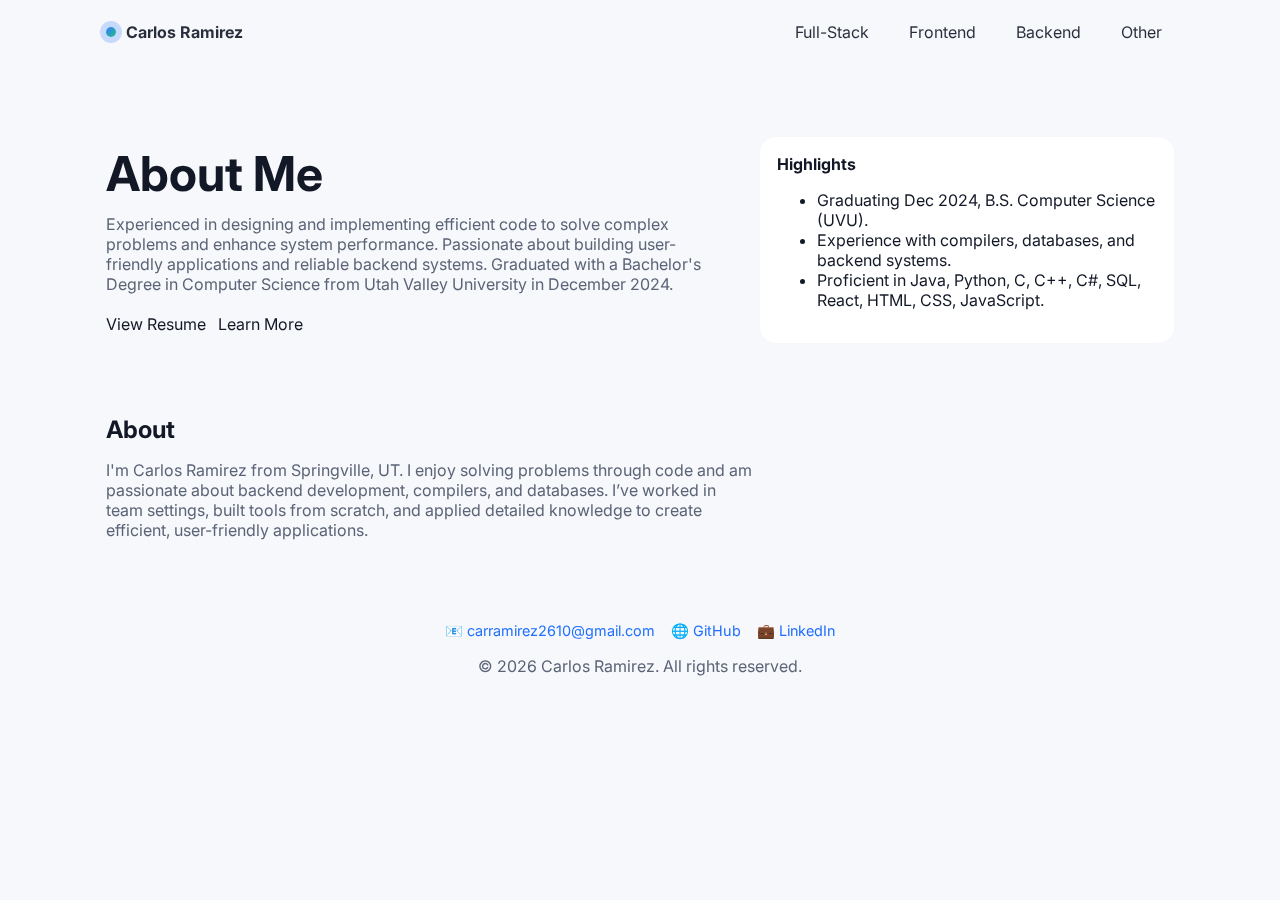
<file: index.html>
<!-- index.html -->
<!doctype html>
<html lang="en">
<head>
  <meta charset="utf-8" />
  <meta name="viewport" content="width=device-width, initial-scale=1" />
  <title>Carlos Ramirez - Portfolio</title>
  <meta name="description" content="Portfolio of Carlos Ramirez: backend developer and computer science graduate." />
  <link rel="preconnect" href="https://fonts.googleapis.com">
  <link rel="preconnect" href="https://fonts.gstatic.com" crossorigin>
  <link href="https://fonts.googleapis.com/css2?family=Inter:wght@400;600;700&display=swap" rel="stylesheet">
  <link rel="stylesheet" href="stylesheets/style.css">
</head>
<body>
  <!-- add header/nav via javascript html injection -->
  <header id="header"></header>

  <main id="top" class="container">
    <!-- Hero -->
    <section class="hero">
      <div class="hero-grid">
        <div>
          <h1 class="title">About Me</h1>
          <p class="subtitle">Experienced in designing and implementing efficient code to solve complex problems and enhance system performance. Passionate about building user-friendly applications and reliable backend systems. Graduated with a Bachelor's Degree in Computer Science from Utah Valley University in December 2024.</p>
          <div class="cta">
            <a class="button" href="resources/documents/Carlos_Ramirez_Resume_General.pdf" target="_blank" rel="noopener">View Resume</a>
            <a class="button secondary" href="#about">Learn More</a>
          </div>
        </div>
        <div>
          <div class="card">
            <strong>Highlights</strong>
            <ul>
              <li>Graduating Dec 2024, B.S. Computer Science (UVU).</li>
              <li>Experience with compilers, databases, and backend systems.</li>
              <li>Proficient in Java, Python, C, C++, C#, SQL, React, HTML, CSS, JavaScript.</li>
            </ul>
          </div>
        </div>
      </div>
    </section>

    <!-- About -->
    <section id="about">
      <h2>About</h2>
      <p class="lead">I'm Carlos Ramirez from Springville, UT. I enjoy solving problems through code and am passionate about backend development, compilers, and databases. I’ve worked in team settings, built tools from scratch, and applied detailed knowledge to create efficient, user-friendly applications.</p>
    </section>

  </main>

  <!-- add footer via javascript html injection -->
<footer id="footer"></footer>
    <script src="scripts/root_header_footer_injection.js"></script>
</body>
</html>
</file>
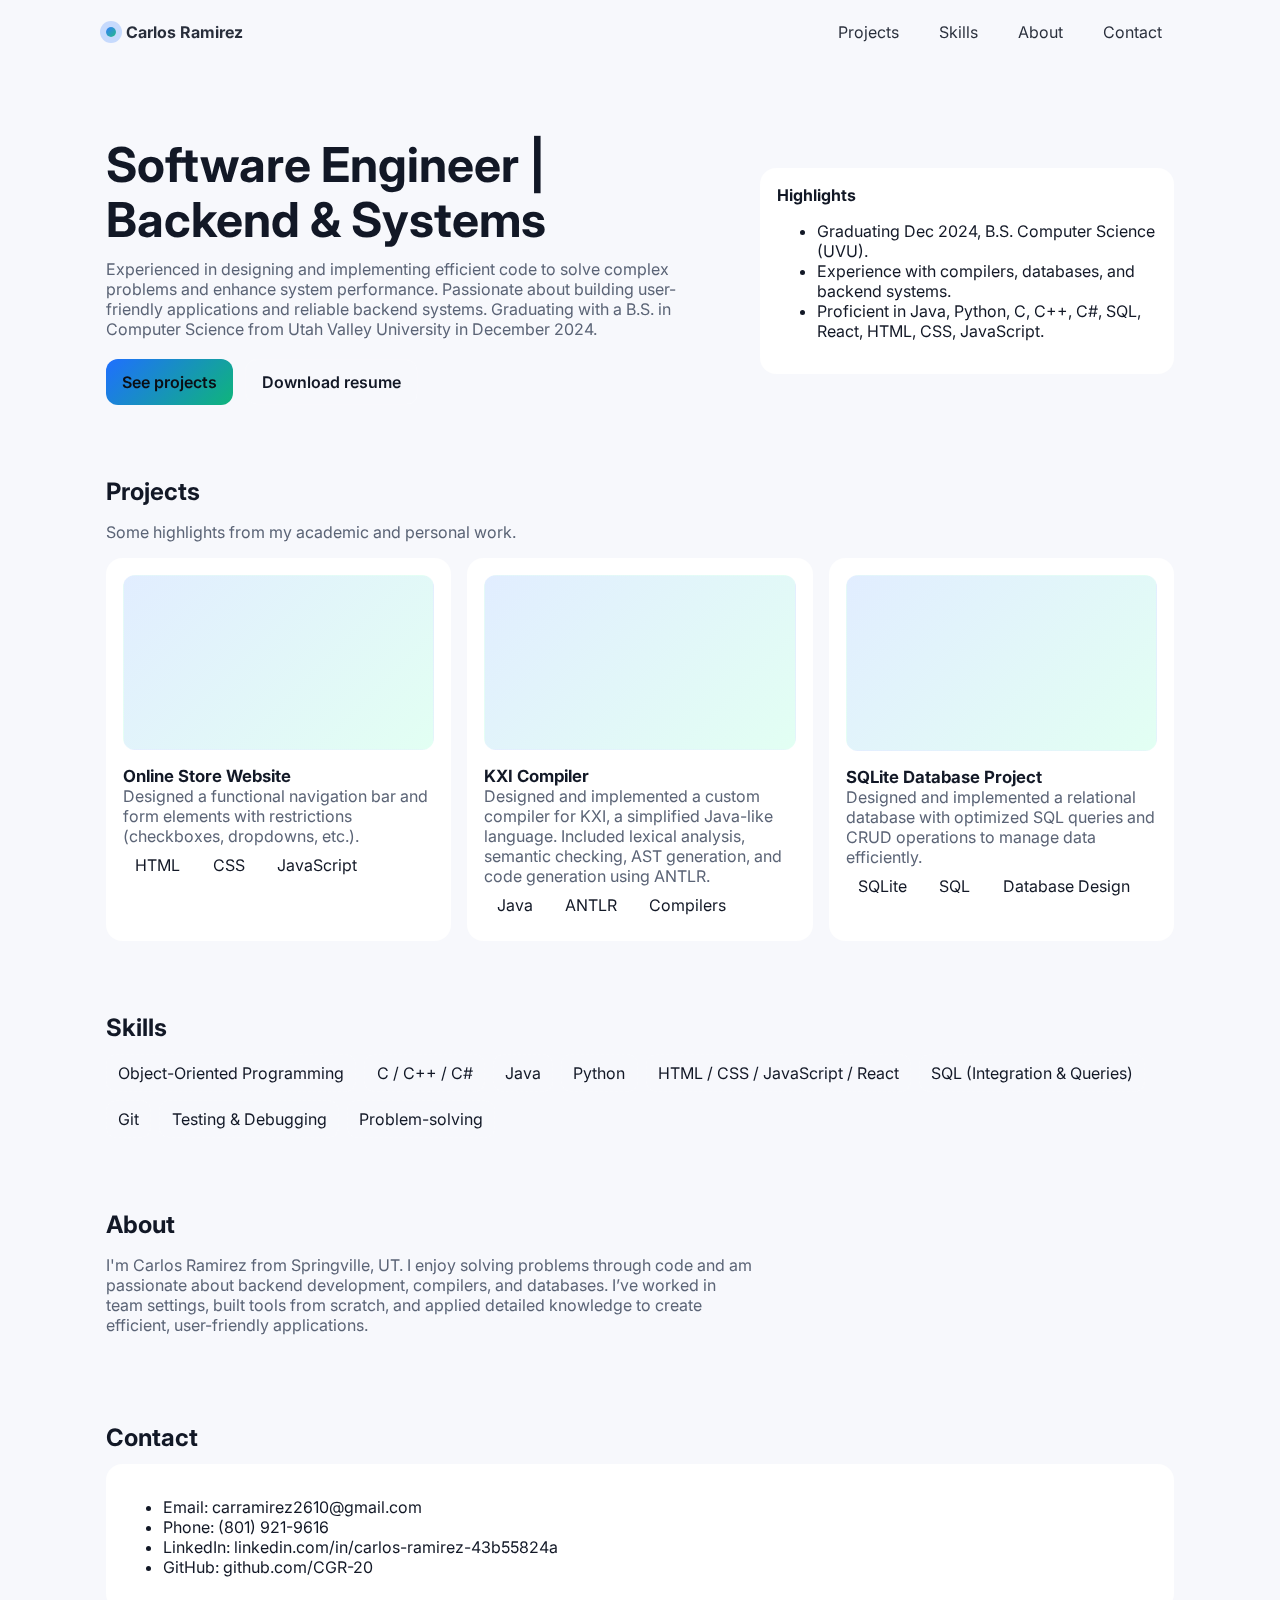
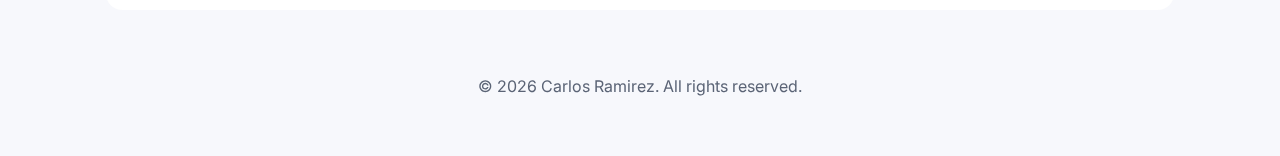
<file: index copy.html>
<!-- index.html -->
<!doctype html>
<html lang="en">
<head>
  <meta charset="utf-8" />
  <meta name="viewport" content="width=device-width, initial-scale=1" />
  <title>Carlos Ramirez Portfolio</title>
  <meta name="description" content="Portfolio of Carlos Ramirez: projects, skills, and contact information." />
  <link rel="preconnect" href="https://fonts.googleapis.com">
  <link rel="preconnect" href="https://fonts.gstatic.com" crossorigin>
  <link href="https://fonts.googleapis.com/css2?family=Inter:wght@400;600;700&display=swap" rel="stylesheet">
  <link rel="stylesheet" href="stylesheets/style.css">
</head>
<body>
  <header>
    <div class="container nav">
      <a class="brand" href="#top"><span class="dot"></span> <span>Carlos Ramirez</span></a>
      <nav class="links" aria-label="Primary">
        <a href="#projects">Projects</a>
        <a href="#skills">Skills</a>
        <a href="#about">About</a>
        <a href="#contact">Contact</a>
      </nav>
    </div>
  </header>

  <main id="top" class="container">
    <!-- Hero -->
    <section class="hero">
      <div class="hero-grid">
        <div>
          <h1 class="title">Software Engineer | Backend & Systems</h1>
          <p class="subtitle">Experienced in designing and implementing efficient code to solve complex problems and enhance system performance. Passionate about building user-friendly applications and reliable backend systems. Graduating with a B.S. in Computer Science from Utah Valley University in December 2024.</p>
          <div class="cta">
            <a class="btn primary" href="#projects">See projects</a>
            <a class="btn" href="Carlos_Ramirez_Resume_2025.pdf" target="_blank" rel="noopener">Download resume</a>
          </div>
        </div>
        <div>
          <div class="card">
            <strong>Highlights</strong>
            <ul>
              <li>Graduating Dec 2024, B.S. Computer Science (UVU).</li>
              <li>Experience with compilers, databases, and backend systems.</li>
              <li>Proficient in Java, Python, C, C++, C#, SQL, React, HTML, CSS, JavaScript.</li>
            </ul>
          </div>
        </div>
      </div>
    </section>

    <!-- Projects -->
    <section id="projects">
      <h2>Projects</h2>
      <p class="lead">Some highlights from my academic and personal work.</p>
      <div class="grid">
        <article class="project card">
          <div class="thumb"></div>
          <div>
            <h3>Online Store Website</h3>
            <p>Designed a functional navigation bar and form elements with restrictions (checkboxes, dropdowns, etc.).</p>
            <div class="skills"><span class="chip">HTML</span><span class="chip">CSS</span><span class="chip">JavaScript</span></div>
          </div>
        </article>
        <article class="project card">
          <div class="thumb"></div>
          <div>
            <h3>KXI Compiler</h3>
            <p>Designed and implemented a custom compiler for KXI, a simplified Java-like language. Included lexical analysis, semantic checking, AST generation, and code generation using ANTLR.</p>
            <div class="skills"><span class="chip">Java</span><span class="chip">ANTLR</span><span class="chip">Compilers</span></div>
          </div>
        </article>
        <article class="project card">
          <div class="thumb"></div>
          <div>
            <h3>SQLite Database Project</h3>
            <p>Designed and implemented a relational database with optimized SQL queries and CRUD operations to manage data efficiently.</p>
            <div class="skills"><span class="chip">SQLite</span><span class="chip">SQL</span><span class="chip">Database Design</span></div>
          </div>
        </article>
      </div>
    </section>

    <!-- Skills -->
    <section id="skills">
      <h2>Skills</h2>
      <div class="skills">
        <span class="chip">Object-Oriented Programming</span>
        <span class="chip">C / C++ / C#</span>
        <span class="chip">Java</span>
        <span class="chip">Python</span>
        <span class="chip">HTML / CSS / JavaScript / React</span>
        <span class="chip">SQL (Integration & Queries)</span>
        <span class="chip">Git</span>
        <span class="chip">Testing & Debugging</span>
        <span class="chip">Problem-solving</span>
      </div>
    </section>

    <!-- About -->
    <section id="about">
      <h2>About</h2>
      <p class="lead">I'm Carlos Ramirez from Springville, UT. I enjoy solving problems through code and am passionate about backend development, compilers, and databases. I’ve worked in team settings, built tools from scratch, and applied detailed knowledge to create efficient, user-friendly applications.</p>
    </section>

    <!-- Contact -->
    <section id="contact">
      <h2>Contact</h2>
      <div class="card">
        <ul>
          <li>Email: <a href="mailto:carramirez2610@gmail.com">carramirez2610@gmail.com</a></li>
          <li>Phone: (801) 921-9616</li>
          <li>LinkedIn: <a href="https://www.linkedin.com/in/carlos-ramirez-43b55824a">linkedin.com/in/carlos-ramirez-43b55824a</a></li>
          <li>GitHub: <a href="https://github.com/CGR-20">github.com/CGR-20</a></li>
        </ul>
      </div>
    </section>
  </main>

  <footer>
    <div class="container">© <span id="year"></span> Carlos Ramirez. All rights reserved.</div>
  </footer>

  <script>
    document.getElementById('year').textContent = new Date().getFullYear();
  </script>
</body>
</html>
</file>
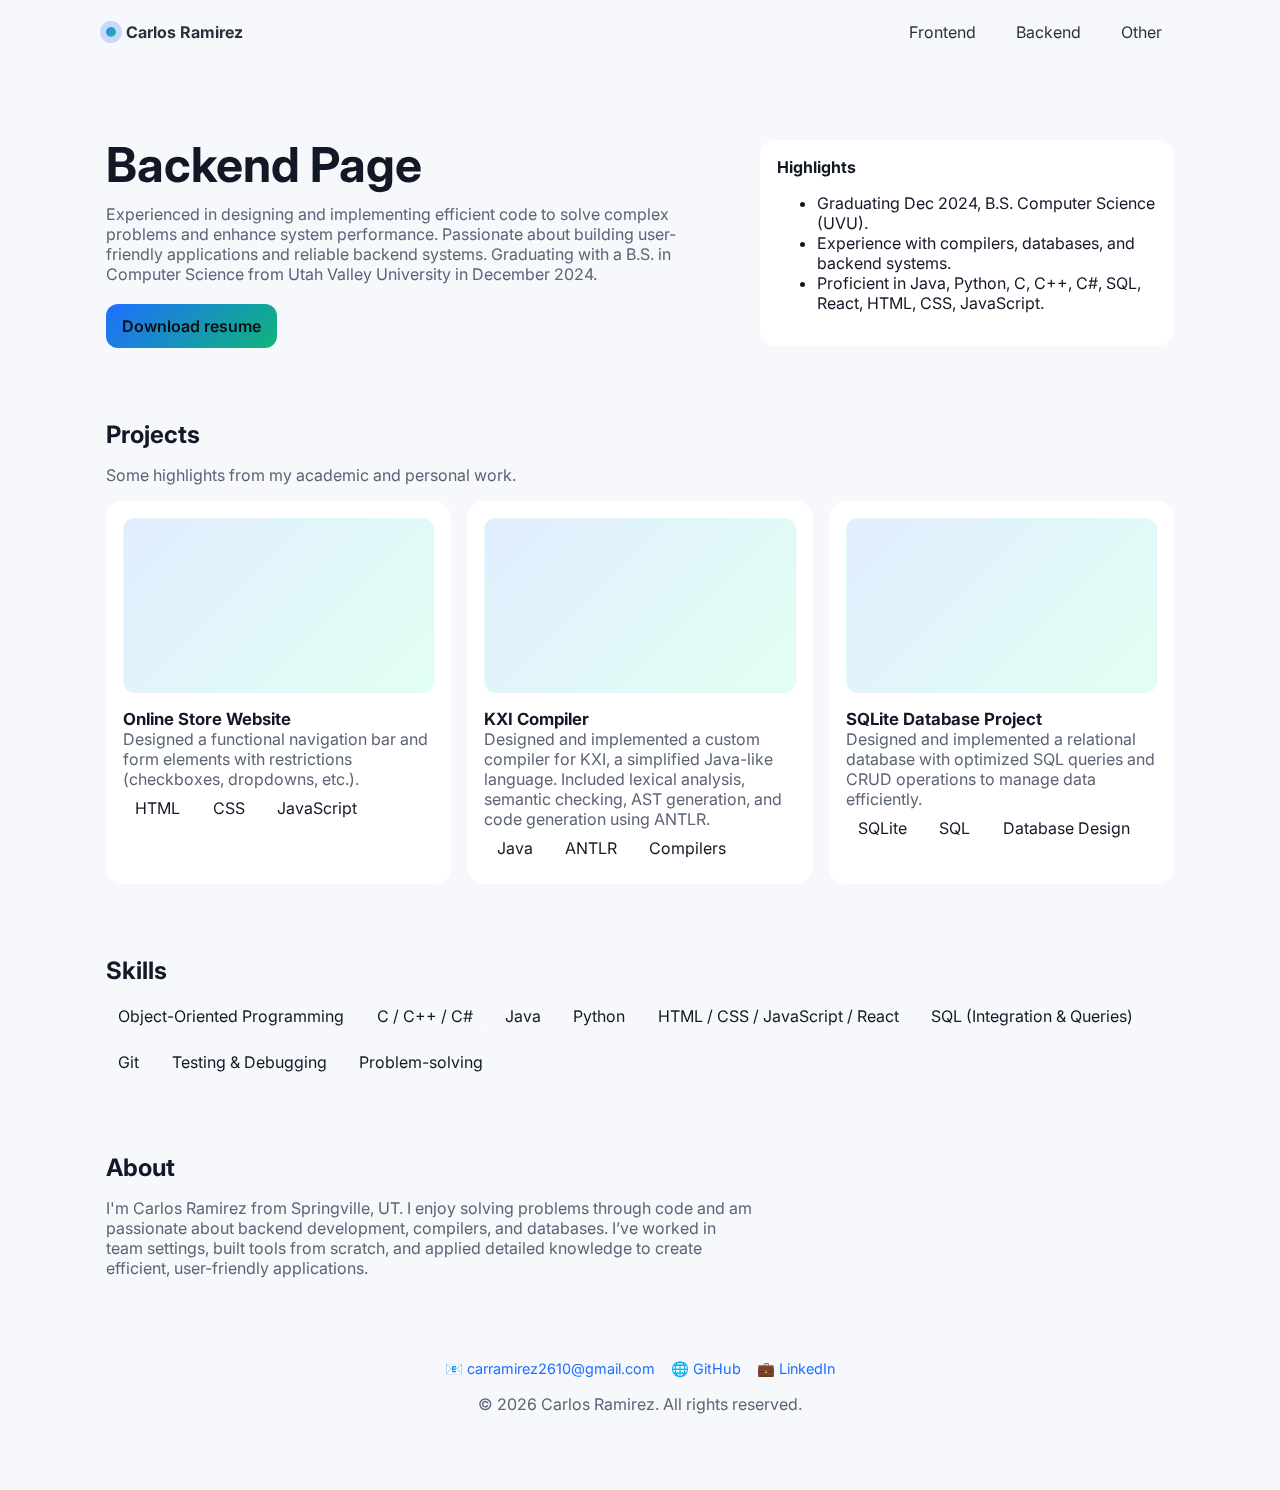
<file: pages/backend_info.html>
<!-- index.html -->
<!doctype html>
<html lang="en">
    <head>
    <meta charset="utf-8" />
    <meta name="viewport" content="width=device-width, initial-scale=1" />
    <title>Carlos Ramirez - Backend</title>
    <meta name="description" content="Projects and skills that relate to backend" />
    <link rel="preconnect" href="https://fonts.googleapis.com">
    <link rel="preconnect" href="https://fonts.gstatic.com" crossorigin>
    <link href="https://fonts.googleapis.com/css2?family=Inter:wght@400;600;700&display=swap" rel="stylesheet">
    <link rel="stylesheet" href="../stylesheets/style.css">
    </head>
    <body>
    <header id="header"></header>

    <main id="top" class="container">
        <!-- Hero -->
        <section class="hero">
        <div class="hero-grid">
            <div>
            <h1 class="title">Backend Page</h1>
            <p class="subtitle">Experienced in designing and implementing efficient code to solve complex problems and enhance system performance. Passionate about building user-friendly applications and reliable backend systems. Graduating with a B.S. in Computer Science from Utah Valley University in December 2024.</p>
            <div class="cta">
                <!--
                <a class="btn primary" href="#projects">See projects</a>
                -->
                <a class="btn primary" href="Carlos_Ramirez_Resume_2025.pdf" target="_blank" rel="noopener">Download resume</a>
            </div>
            </div>
            <div>
            <div class="card">
                <strong>Highlights</strong>
                <ul>
                <li>Graduating Dec 2024, B.S. Computer Science (UVU).</li>
                <li>Experience with compilers, databases, and backend systems.</li>
                <li>Proficient in Java, Python, C, C++, C#, SQL, React, HTML, CSS, JavaScript.</li>
                </ul>
            </div>
            </div>
        </div>
        </section>

        <!-- Projects -->
        <section id="projects">
        <h2>Projects</h2>
        <p class="lead">Some highlights from my academic and personal work.</p>
        <div class="grid">
            <article class="project card">
            <div class="thumb"></div>
            <div>
                <h3>Online Store Website</h3>
                <p>Designed a functional navigation bar and form elements with restrictions (checkboxes, dropdowns, etc.).</p>
                <div class="skills"><span class="chip">HTML</span><span class="chip">CSS</span><span class="chip">JavaScript</span></div>
            </div>
            </article>
            <article class="project card">
            <div class="thumb"></div>
            <div>
                <h3>KXI Compiler</h3>
                <p>Designed and implemented a custom compiler for KXI, a simplified Java-like language. Included lexical analysis, semantic checking, AST generation, and code generation using ANTLR.</p>
                <div class="skills"><span class="chip">Java</span><span class="chip">ANTLR</span><span class="chip">Compilers</span></div>
            </div>
            </article>
            <article class="project card">
            <div class="thumb"></div>
            <div>
                <h3>SQLite Database Project</h3>
                <p>Designed and implemented a relational database with optimized SQL queries and CRUD operations to manage data efficiently.</p>
                <div class="skills"><span class="chip">SQLite</span><span class="chip">SQL</span><span class="chip">Database Design</span></div>
            </div>
            </article>
        </div>
        </section>

        <!-- Skills -->
        <section id="skills">
        <h2>Skills</h2>
        <div class="skills">
            <span class="chip">Object-Oriented Programming</span>
            <span class="chip">C / C++ / C#</span>
            <span class="chip">Java</span>
            <span class="chip">Python</span>
            <span class="chip">HTML / CSS / JavaScript / React</span>
            <span class="chip">SQL (Integration & Queries)</span>
            <span class="chip">Git</span>
            <span class="chip">Testing & Debugging</span>
            <span class="chip">Problem-solving</span>
        </div>
        </section>

        <!-- About -->
        <section id="about">
        <h2>About</h2>
        <p class="lead">I'm Carlos Ramirez from Springville, UT. I enjoy solving problems through code and am passionate about backend development, compilers, and databases. I’ve worked in team settings, built tools from scratch, and applied detailed knowledge to create efficient, user-friendly applications.</p>
        </section>

    </main>

    <footer id="footer"></footer>
    <script src="../scripts/main.js"></script>
    </body>
</html>
</file>
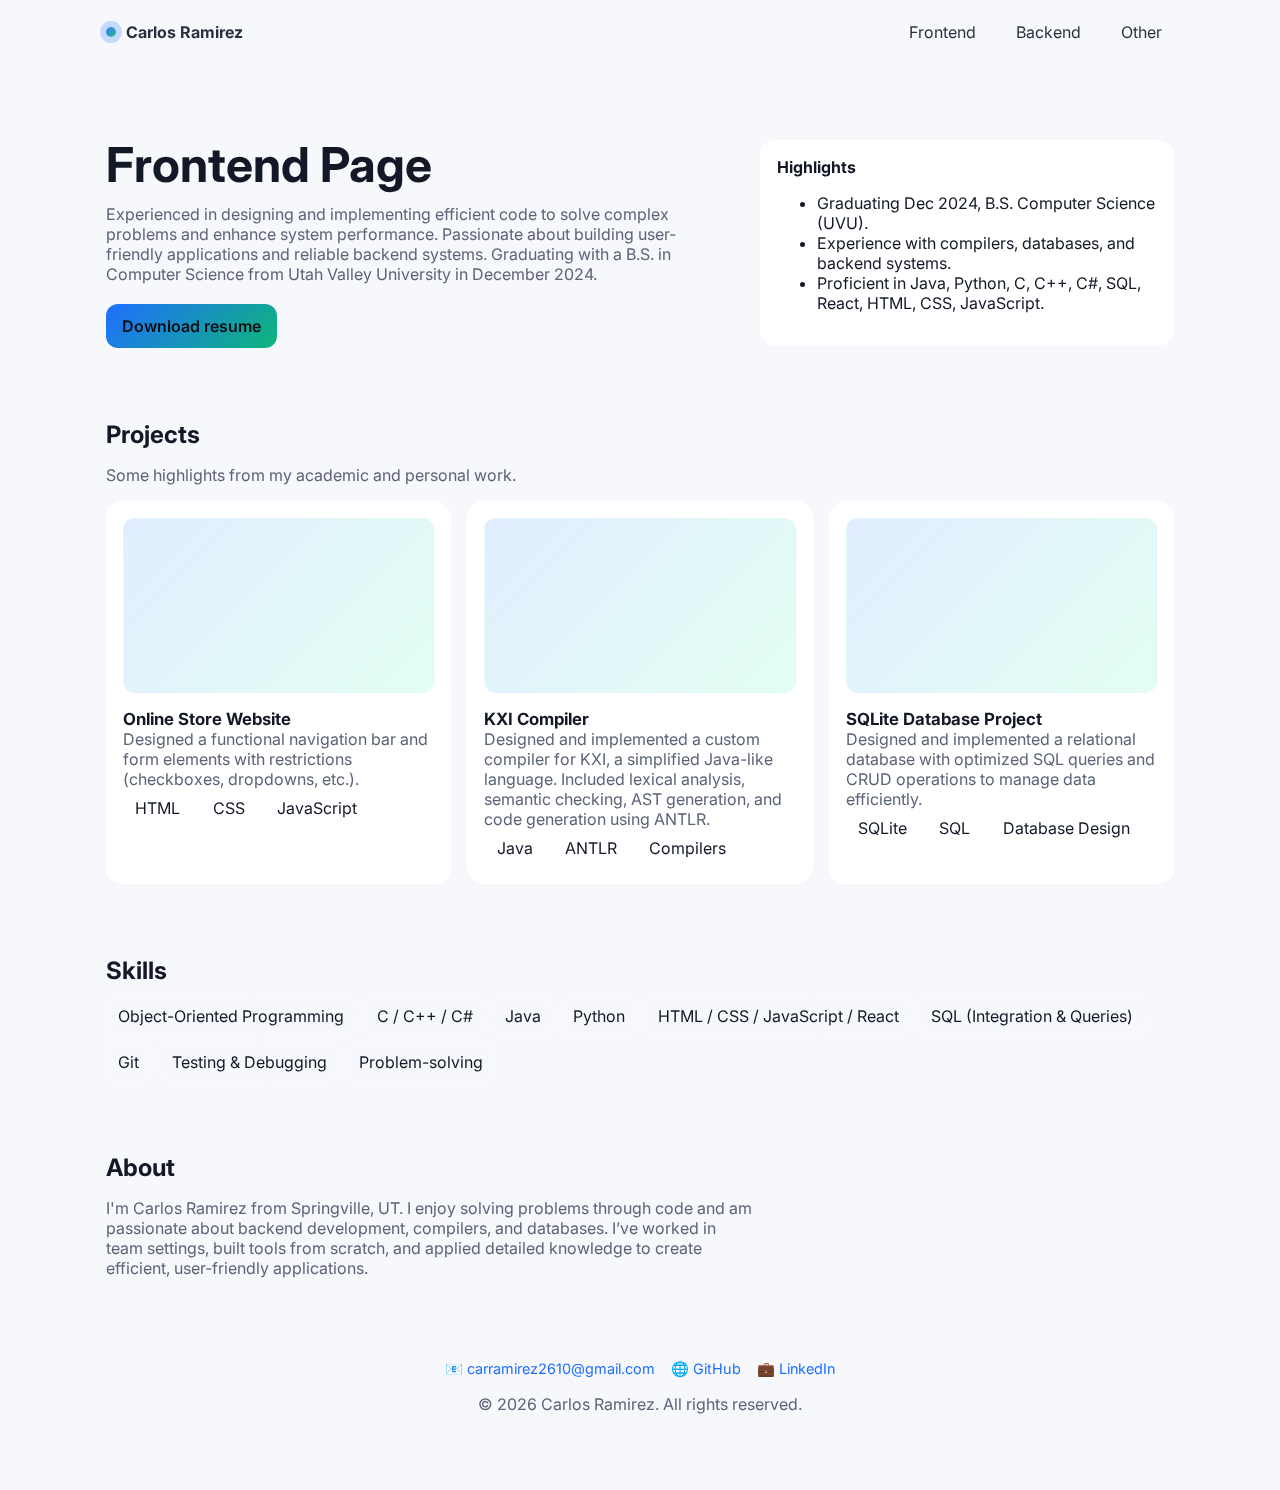
<file: pages/frontend_info.html>
<!-- index.html -->
<!doctype html>
<html lang="en">
<head>
  <meta charset="utf-8" />
  <meta name="viewport" content="width=device-width, initial-scale=1" />
  <title>Carlos Ramirez - Frontend</title>
  <meta name="description" content="Projects and skills that relate to frontend" />
  <link rel="preconnect" href="https://fonts.googleapis.com">
  <link rel="preconnect" href="https://fonts.gstatic.com" crossorigin>
  <link href="https://fonts.googleapis.com/css2?family=Inter:wght@400;600;700&display=swap" rel="stylesheet">
  <link rel="stylesheet" href="/stylesheets/style.css">
  <base href="/github.io/">
</head>
<body>
  <header id="header"></header>

  <main id="top" class="container">
    <!-- Hero -->
    <section class="hero">
      <div class="hero-grid">
        <div>
          <h1 class="title">Frontend Page</h1>
          <p class="subtitle">Experienced in designing and implementing efficient code to solve complex problems and enhance system performance. Passionate about building user-friendly applications and reliable backend systems. Graduating with a B.S. in Computer Science from Utah Valley University in December 2024.</p>
          <div class="cta">
            <!--
            <a class="btn primary" href="#projects">See projects</a>
            -->
            <a class="btn primary" href="Carlos_Ramirez_Resume_2025.pdf" target="_blank" rel="noopener">Download resume</a>
          </div>
        </div>
        <div>
          <div class="card">
            <strong>Highlights</strong>
            <ul>
              <li>Graduating Dec 2024, B.S. Computer Science (UVU).</li>
              <li>Experience with compilers, databases, and backend systems.</li>
              <li>Proficient in Java, Python, C, C++, C#, SQL, React, HTML, CSS, JavaScript.</li>
            </ul>
          </div>
        </div>
      </div>
    </section>

    <!-- Projects -->
    <section id="projects">
      <h2>Projects</h2>
      <p class="lead">Some highlights from my academic and personal work.</p>
      <div class="grid">
        <article class="project card">
          <div class="thumb"></div>
          <div>
            <h3>Online Store Website</h3>
            <p>Designed a functional navigation bar and form elements with restrictions (checkboxes, dropdowns, etc.).</p>
            <div class="skills"><span class="chip">HTML</span><span class="chip">CSS</span><span class="chip">JavaScript</span></div>
          </div>
        </article>
        <article class="project card">
          <div class="thumb"></div>
          <div>
            <h3>KXI Compiler</h3>
            <p>Designed and implemented a custom compiler for KXI, a simplified Java-like language. Included lexical analysis, semantic checking, AST generation, and code generation using ANTLR.</p>
            <div class="skills"><span class="chip">Java</span><span class="chip">ANTLR</span><span class="chip">Compilers</span></div>
          </div>
        </article>
        <article class="project card">
          <div class="thumb"></div>
          <div>
            <h3>SQLite Database Project</h3>
            <p>Designed and implemented a relational database with optimized SQL queries and CRUD operations to manage data efficiently.</p>
            <div class="skills"><span class="chip">SQLite</span><span class="chip">SQL</span><span class="chip">Database Design</span></div>
          </div>
        </article>
      </div>
    </section>

    <!-- Skills -->
    <section id="skills">
      <h2>Skills</h2>
      <div class="skills">
        <span class="chip">Object-Oriented Programming</span>
        <span class="chip">C / C++ / C#</span>
        <span class="chip">Java</span>
        <span class="chip">Python</span>
        <span class="chip">HTML / CSS / JavaScript / React</span>
        <span class="chip">SQL (Integration & Queries)</span>
        <span class="chip">Git</span>
        <span class="chip">Testing & Debugging</span>
        <span class="chip">Problem-solving</span>
      </div>
    </section>

    <!-- About -->
    <section id="about">
      <h2>About</h2>
      <p class="lead">I'm Carlos Ramirez from Springville, UT. I enjoy solving problems through code and am passionate about backend development, compilers, and databases. I’ve worked in team settings, built tools from scratch, and applied detailed knowledge to create efficient, user-friendly applications.</p>
    </section>

  </main>

    <footer id="footer"></footer>
    <script src="/scripts/main.js"></script>
</body>
</html>
</file>
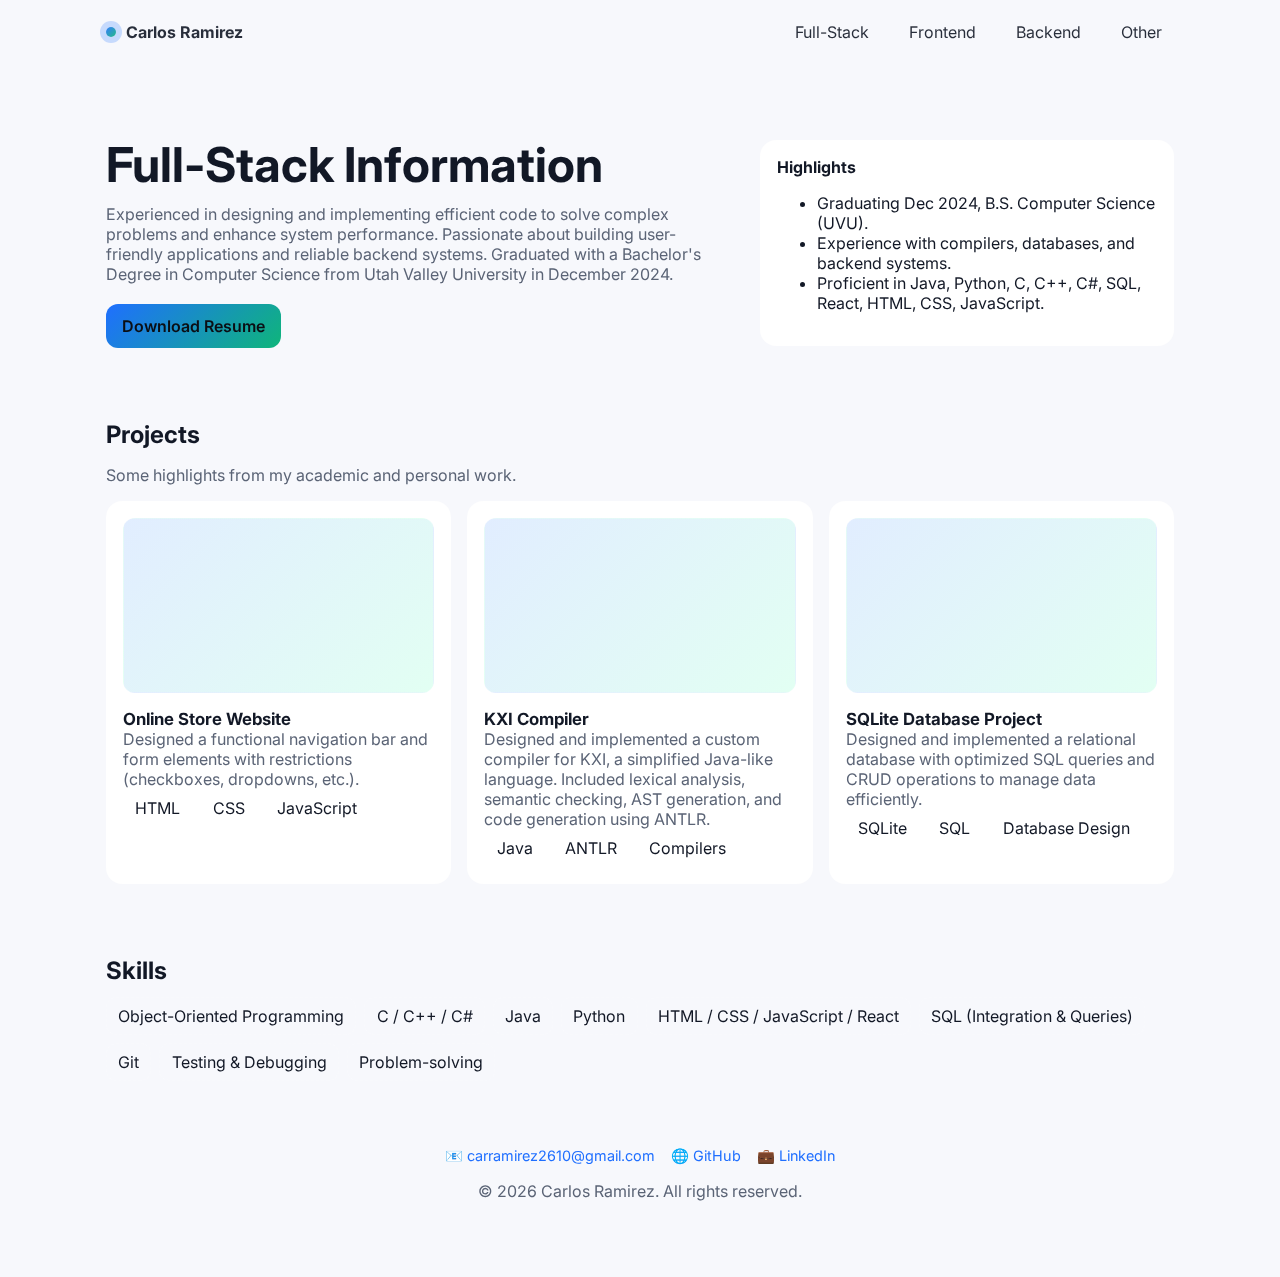
<file: pages/full-stack_info.html>
<!-- index.html -->
<!doctype html>
<html lang="en">
<head>
  <meta charset="utf-8" />
  <meta name="viewport" content="width=device-width, initial-scale=1" />
  <title>Carlos Ramirez - Full-Stack Info</title>
  <meta name="description" content="Projects and skills that relate to frontend" />
  <link rel="preconnect" href="https://fonts.googleapis.com">
  <link rel="preconnect" href="https://fonts.gstatic.com" crossorigin>
  <link href="https://fonts.googleapis.com/css2?family=Inter:wght@400;600;700&display=swap" rel="stylesheet">
  <link rel="stylesheet" href="../stylesheets/style.css">
</head>
<body>
  <!-- add header/nav via javascript html injection -->
  <header id="header"></header>

  <main id="top" class="container">
    <!-- Hero -->
    <section class="hero">
      <div class="hero-grid">
        <div>
          <h1 class="title">Full-Stack Information</h1>
          <p class="subtitle">Experienced in designing and implementing efficient code to solve complex problems and enhance system performance. Passionate about building user-friendly applications and reliable backend systems. Graduated with a Bachelor's Degree in Computer Science from Utah Valley University in December 2024.</p>
          <div class="cta">
            <!--
            <a class="btn primary" href="#projects">See projects</a>
            -->
            <a class="btn primary" href="Carlos_Ramirez_Resume_2025.pdf" target="_blank" rel="noopener">Download Resume</a>
          </div>
        </div>
        <div>
          <div class="card">
            <strong>Highlights</strong>
            <ul>
              <li>Graduating Dec 2024, B.S. Computer Science (UVU).</li>
              <li>Experience with compilers, databases, and backend systems.</li>
              <li>Proficient in Java, Python, C, C++, C#, SQL, React, HTML, CSS, JavaScript.</li>
            </ul>
          </div>
        </div>
      </div>
    </section>

    <!-- Projects -->
    <section id="projects">
      <h2>Projects</h2>
      <p class="lead">Some highlights from my academic and personal work.</p>
      <div class="grid">
        <article class="project card">
          <div class="thumb"></div>
          <div>
            <h3>Online Store Website</h3>
            <p>Designed a functional navigation bar and form elements with restrictions (checkboxes, dropdowns, etc.).</p>
            <div class="skills"><span class="chip">HTML</span><span class="chip">CSS</span><span class="chip">JavaScript</span></div>
          </div>
        </article>
        <article class="project card">
          <div class="thumb"></div>
          <div>
            <h3>KXI Compiler</h3>
            <p>Designed and implemented a custom compiler for KXI, a simplified Java-like language. Included lexical analysis, semantic checking, AST generation, and code generation using ANTLR.</p>
            <div class="skills"><span class="chip">Java</span><span class="chip">ANTLR</span><span class="chip">Compilers</span></div>
          </div>
        </article>
        <article class="project card">
          <div class="thumb"></div>
          <div>
            <h3>SQLite Database Project</h3>
            <p>Designed and implemented a relational database with optimized SQL queries and CRUD operations to manage data efficiently.</p>
            <div class="skills"><span class="chip">SQLite</span><span class="chip">SQL</span><span class="chip">Database Design</span></div>
          </div>
        </article>
      </div>
    </section>

    <!-- Skills -->
    <section id="skills">
      <h2>Skills</h2>
      <div class="skills">
        <span class="chip">Object-Oriented Programming</span>
        <span class="chip">C / C++ / C#</span>
        <span class="chip">Java</span>
        <span class="chip">Python</span>
        <span class="chip">HTML / CSS / JavaScript / React</span>
        <span class="chip">SQL (Integration & Queries)</span>
        <span class="chip">Git</span>
        <span class="chip">Testing & Debugging</span>
        <span class="chip">Problem-solving</span>
      </div>
    </section>

  </main>

  <!-- add footer via javascript html injection -->
<footer id="footer"></footer>
    <script src="../scripts/pages_header_footer_injection.js"></script>
</body>
</html>
</file>
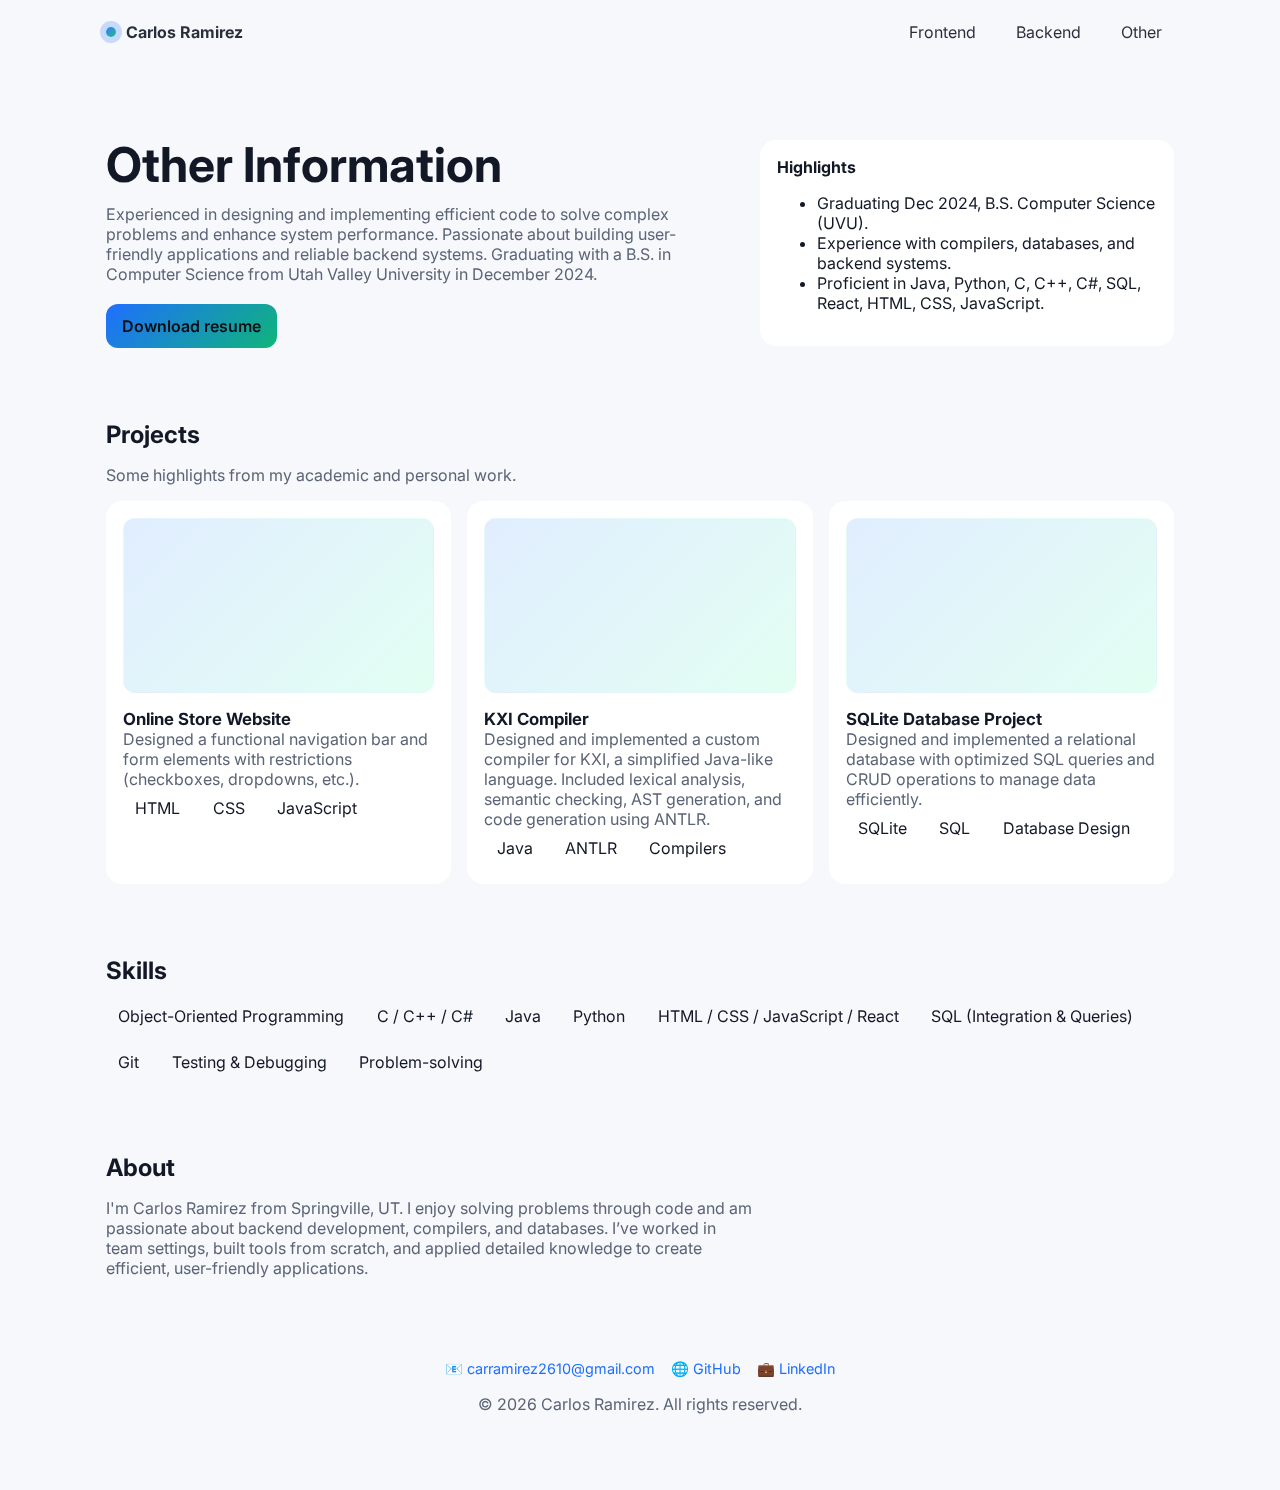
<file: pages/other_info.html>
<!-- index.html -->
<!doctype html>
<html lang="en">
<head>
  <meta charset="utf-8" />
  <meta name="viewport" content="width=device-width, initial-scale=1" />
  <title>Carlos Ramirez - Other</title>
  <meta name="description" content="Other professional information regarding Carlos Ramirez" />
  <link rel="preconnect" href="https://fonts.googleapis.com">
  <link rel="preconnect" href="https://fonts.gstatic.com" crossorigin>
  <link href="https://fonts.googleapis.com/css2?family=Inter:wght@400;600;700&display=swap" rel="stylesheet">
  <link rel="stylesheet" href="/stylesheets/style.css">
  <base href="/github.io/">
</head>
<body>
  <header id="header"></header>

  <main id="top" class="container">
    <!-- Hero -->
    <section class="hero">
      <div class="hero-grid">
        <div>
          <h1 class="title">Other Information</h1>
          <p class="subtitle">Experienced in designing and implementing efficient code to solve complex problems and enhance system performance. Passionate about building user-friendly applications and reliable backend systems. Graduating with a B.S. in Computer Science from Utah Valley University in December 2024.</p>
          <div class="cta">
            <!--
            <a class="btn primary" href="#projects">See projects</a>
            -->
            <a class="btn primary" href="Carlos_Ramirez_Resume_2025.pdf" target="_blank" rel="noopener">Download resume</a>
          </div>
        </div>
        <div>
          <div class="card">
            <strong>Highlights</strong>
            <ul>
              <li>Graduating Dec 2024, B.S. Computer Science (UVU).</li>
              <li>Experience with compilers, databases, and backend systems.</li>
              <li>Proficient in Java, Python, C, C++, C#, SQL, React, HTML, CSS, JavaScript.</li>
            </ul>
          </div>
        </div>
      </div>
    </section>

    <!-- Projects -->
    <section id="projects">
      <h2>Projects</h2>
      <p class="lead">Some highlights from my academic and personal work.</p>
      <div class="grid">
        <article class="project card">
          <div class="thumb"></div>
          <div>
            <h3>Online Store Website</h3>
            <p>Designed a functional navigation bar and form elements with restrictions (checkboxes, dropdowns, etc.).</p>
            <div class="skills"><span class="chip">HTML</span><span class="chip">CSS</span><span class="chip">JavaScript</span></div>
          </div>
        </article>
        <article class="project card">
          <div class="thumb"></div>
          <div>
            <h3>KXI Compiler</h3>
            <p>Designed and implemented a custom compiler for KXI, a simplified Java-like language. Included lexical analysis, semantic checking, AST generation, and code generation using ANTLR.</p>
            <div class="skills"><span class="chip">Java</span><span class="chip">ANTLR</span><span class="chip">Compilers</span></div>
          </div>
        </article>
        <article class="project card">
          <div class="thumb"></div>
          <div>
            <h3>SQLite Database Project</h3>
            <p>Designed and implemented a relational database with optimized SQL queries and CRUD operations to manage data efficiently.</p>
            <div class="skills"><span class="chip">SQLite</span><span class="chip">SQL</span><span class="chip">Database Design</span></div>
          </div>
        </article>
      </div>
    </section>

    <!-- Skills -->
    <section id="skills">
      <h2>Skills</h2>
      <div class="skills">
        <span class="chip">Object-Oriented Programming</span>
        <span class="chip">C / C++ / C#</span>
        <span class="chip">Java</span>
        <span class="chip">Python</span>
        <span class="chip">HTML / CSS / JavaScript / React</span>
        <span class="chip">SQL (Integration & Queries)</span>
        <span class="chip">Git</span>
        <span class="chip">Testing & Debugging</span>
        <span class="chip">Problem-solving</span>
      </div>
    </section>

    <!-- About -->
    <section id="about">
      <h2>About</h2>
      <p class="lead">I'm Carlos Ramirez from Springville, UT. I enjoy solving problems through code and am passionate about backend development, compilers, and databases. I’ve worked in team settings, built tools from scratch, and applied detailed knowledge to create efficient, user-friendly applications.</p>
    </section>

  </main>

    <footer id="footer"></footer>
    <script src="/scripts/main.js"></script>
</body>
</html>
</file>
<file: stylesheets/style.css>
/* stylesheets/style.css */
:root{
  --bg: #0b0e14;
  --card:#121826;
  --muted:#8a93a6;
  --text:#e6ebff;
  --accent:#6aa6ff;
  --accent-2:#6effc2;
  --ring: rgba(106,166,255,.35);
  --radius: 16px;
  --maxw: 1100px;
}

.footer-contact {
  display: flex;
  flex-wrap: wrap;
  gap: 1rem;
  justify-content: center;
  margin-bottom: 0.5rem;
  font-size: 0.9rem;
}

.footer-contact a {
  color: var(--accent);
  text-decoration: none;
}

.footer-contact a:hover {
  text-decoration: underline;
}

/* highly specific css */
*{box-sizing:border-box}
html,body{margin:0; padding:0; font-family:Inter,system-ui,Segoe UI,Roboto,Arial,Helvetica,sans-serif; background:var(--bg); color:var(--text);}
a{color:inherit; text-decoration:none}
img{max-width:100%; display:block}
.container{max-width:var(--maxw); margin:0 auto; padding:0 1rem}
header{position:sticky; top:0; backdrop-filter:saturate(180%) blur(8px); background:color-mix(in oklab, var(--bg) 85%, transparent); border-bottom:1px solid rgba(255,255,255,.06)}
.nav{display:flex; align-items:center; justify-content:space-between; height:64px}
.brand{display:flex; gap:.6rem; align-items:center; font-weight:700}
.dot{width:10px; height:10px; border-radius:50%; background:linear-gradient(135deg,var(--accent),var(--accent-2)); box-shadow:0 0 0 6px var(--ring)}
.nav a{opacity:.9}
.links{display:flex; gap:1rem}
.links a{padding:.5rem .75rem; border-radius:10px}
.links a:hover{background:rgba(255,255,255,.06)}
.hero{padding:72px 0 36px}
.hero-grid{display:grid; grid-template-columns:1.2fr .8fr; gap:2rem; align-items:center}

/* screen-based css */
@media (prefers-color-scheme: light){
  :root{
    --bg:#f7f8fc; --card:#ffffff; --muted:#5b6476; --text:#121826;
    --accent:#1f6fff; --accent-2:#0fb57a; --ring: rgba(31,111,255,.25);
  }
}

@media (max-width:900px){.hero-grid{grid-template-columns:1fr}}
.title{font-size:clamp(1.8rem, 2.5vw + 1rem, 3rem); line-height:1.15; margin:0 0 .75rem}
.subtitle{color:var(--muted); margin:0 0 1.25rem; max-width:60ch}
.cta{display:flex; gap:.75rem; flex-wrap:wrap}
.btn{display:inline-flex; align-items:center; gap:.5rem; padding:.75rem 1rem; border-radius:12px; font-weight:600; border:1px solid rgba(255,255,255,.12)}
.btn.primary{background:linear-gradient(135deg,var(--accent),var(--accent-2)); color:#0b0e14; border:none}
.card{background:var(--card); border:1px solid rgba(255,255,255,.06); border-radius:var(--radius); padding:1rem}
section{padding:36px 0}
section h2{font-size:1.5rem; margin:0 0 .75rem}
section p.lead{color:var(--muted); max-width:65ch}
.grid{display:grid; gap:1rem; grid-template-columns:repeat(3,1fr)}

@media (max-width:1000px){.grid{grid-template-columns:repeat(2,1fr)}}

@media (max-width:640px){.grid{grid-template-columns:1fr}}
.project{display:flex; flex-direction:column; gap:.75rem}
.project .thumb{aspect-ratio:16/9; background:linear-gradient(135deg, rgba(106,166,255,.2), rgba(110,255,194,.2)); border-radius:12px; overflow:hidden; border:1px solid rgba(255,255,255,.07)}
.project h3{margin:.25rem 0 0; font-size:1.05rem}
.project p{color:var(--muted); margin:0}
.skills{display:flex; flex-wrap:wrap; gap:.5rem}
.chip{padding:.5rem .7rem; border-radius:10px; border:1px dashed rgba(255,255,255,.2)}
footer{padding:30px 0 60px; color:var(--muted); text-align:center}
</file>
